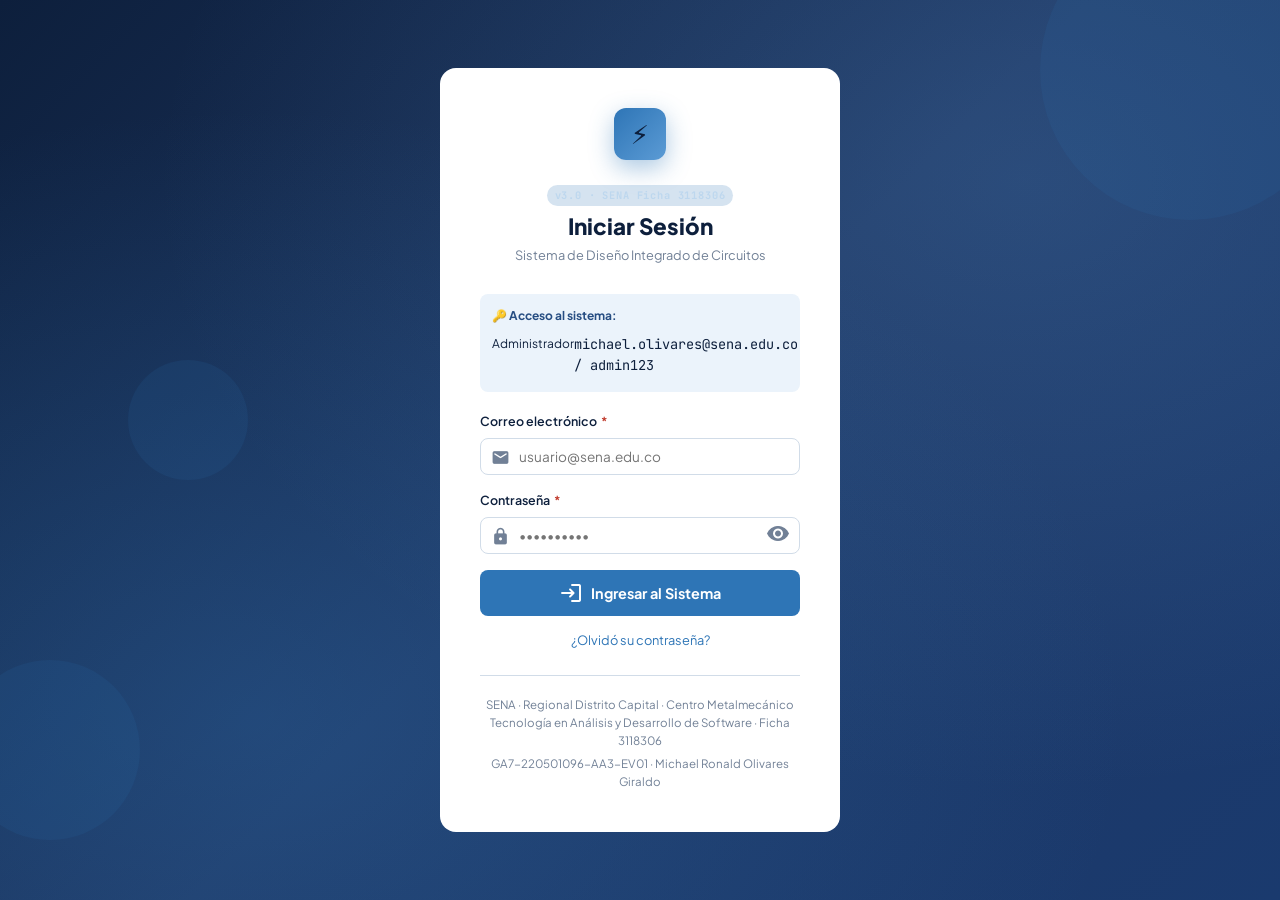
<file: index.html>
<!DOCTYPE html>
<html lang="es" data-theme="light">
<head>
  <meta charset="UTF-8" />
  <meta name="viewport" content="width=device-width, initial-scale=1.0" />
  <title>Iniciar Sesión — Sistema de Diseño Integrado de Circuitos</title>
  <link rel="preconnect" href="https://fonts.googleapis.com" />
  <link href="https://fonts.googleapis.com/css2?family=Plus+Jakarta+Sans:wght@400;500;600;700;800&family=JetBrains+Mono:wght@400;600&display=swap" rel="stylesheet" />
  <link href="https://fonts.googleapis.com/icon?family=Material+Icons+Round" rel="stylesheet" />
  <link rel="stylesheet" href="css/styles.css?v=3.0.0" />
  <style>
    /* Estilos específicos del login — no van en styles.css por ser pantalla independiente */
    .login-bg-circles {
      position: absolute; inset: 0; overflow: hidden; pointer-events: none;
    }
    .login-bg-circles span {
      position: absolute; border-radius: 50%;
      background: rgba(46,117,182,.12); animation: floatBubble 8s ease-in-out infinite;
    }
    .login-bg-circles span:nth-child(1) { width:300px;height:300px;top:-80px;right:-60px;animation-delay:0s; }
    .login-bg-circles span:nth-child(2) { width:180px;height:180px;bottom:60px;left:-40px;animation-delay:3s; }
    .login-bg-circles span:nth-child(3) { width:120px;height:120px;top:40%;left:10%;animation-delay:5s; }
    @keyframes floatBubble {
      0%,100% { transform: translateY(0) scale(1); }
      50%      { transform: translateY(-20px) scale(1.05); }
    }
    .version-tag {
      display: inline-block; background: rgba(46,117,182,.2);
      color: var(--primary-200); font-size: .65rem; font-weight: 700;
      padding: 2px 8px; border-radius: var(--r-full);
      letter-spacing: .08em; margin-bottom: 6px;
    }
    .input-with-icon { position: relative; }
    .input-with-icon .input-icon {
      position: absolute; left: 11px; top: 50%; transform: translateY(-50%);
      color: var(--text-muted); font-size: 19px; pointer-events: none;
    }
    .input-with-icon .form-control { padding-left: 38px; }
    .toggle-password {
      position: absolute; right: 10px; top: 50%; transform: translateY(-50%);
      background: none; border: none; cursor: pointer;
      color: var(--text-muted); font-size: 19px; padding: 0;
    }
    .toggle-password:hover { color: var(--primary-600); }
    .error-banner {
      background: var(--error-bg); border: 1px solid var(--error);
      color: var(--error); border-radius: var(--r-md);
      padding: 10px 14px; font-size: .8rem; margin-bottom: 14px;
      display: none; align-items: center; gap: 8px;
    }
    .error-banner.show { display: flex; }
    .loading-overlay {
      position: absolute; inset: 0; background: rgba(255,255,255,.85);
      display: none; align-items: center; justify-content: center;
      border-radius: var(--r-xl); flex-direction: column; gap: 12px;
      font-size: .85rem; color: var(--text-secondary);
    }
    .loading-overlay.show { display: flex; }
  </style>
</head>
<body>

<main class="login-page" role="main">
  <!-- Círculos decorativos de fondo -->
  <div class="login-bg-circles" aria-hidden="true">
    <span></span><span></span><span></span>
  </div>

  <!-- Tarjeta de Login -->
  <article class="login-card" style="position:relative;">

    <!-- Overlay de carga -->
    <div class="loading-overlay" id="loadingOverlay" aria-live="polite">
      <div class="spinner"></div>
      <span>Verificando credenciales…</span>
    </div>

    <!-- Logo e identidad -->
    <div class="login-logo" role="img" aria-label="Sistema de Diseño Integrado de Circuitos">
      ⚡
    </div>
    <div class="login-title">
      <span class="version-tag">v3.0 · SENA Ficha 3118306</span>
      <h2>Iniciar Sesión</h2>
      <p>Sistema de Diseño Integrado de Circuitos</p>
    </div>

    <!-- Banner de error -->
    <div class="error-banner" id="errorBanner" role="alert">
      <span class="material-icons-round" style="font-size:18px;">error_outline</span>
      <span id="errorMsg">Credenciales incorrectas.</span>
    </div>

    <!-- Cuenta de acceso -->
    <div class="demo-accounts" role="note" aria-label="Cuenta de acceso al sistema">
      <strong>🔑 Acceso al sistema:</strong>
      <div class="demo-item">
        <span>Administrador</span>
        <span class="text-mono">michael.olivares@sena.edu.co / admin123</span>
      </div>
    </div>

    <!-- Formulario de autenticación -->
    <form id="loginForm" novalidate>

      <!-- Campo Email -->
      <div class="form-group">
        <label class="form-label" for="emailInput">
          Correo electrónico <span class="required" aria-hidden="true">*</span>
        </label>
        <div class="input-with-icon">
          <span class="material-icons-round input-icon" aria-hidden="true">email</span>
          <input
            type="email"
            id="emailInput"
            class="form-control"
            placeholder="usuario@sena.edu.co"
            autocomplete="email"
            required
            aria-describedby="emailError"
          />
        </div>
        <span class="form-error" id="emailError">Ingrese un correo electrónico válido.</span>
      </div>

      <!-- Campo Contraseña -->
      <div class="form-group">
        <label class="form-label" for="passwordInput">
          Contraseña <span class="required" aria-hidden="true">*</span>
        </label>
        <div class="input-with-icon">
          <span class="material-icons-round input-icon" aria-hidden="true">lock</span>
          <input
            type="password"
            id="passwordInput"
            class="form-control"
            placeholder="••••••••••"
            autocomplete="current-password"
            required
            aria-describedby="passwordError"
          />
          <button type="button" class="toggle-password" id="togglePwd" title="Mostrar/ocultar contraseña" aria-label="Mostrar contraseña">
            <span class="material-icons-round" id="togglePwdIcon">visibility</span>
          </button>
        </div>
        <span class="form-error" id="passwordError">La contraseña es requerida.</span>
      </div>

      <!-- Botón submit -->
      <button type="submit" class="btn-login" id="loginBtn">
        <span class="material-icons-round" aria-hidden="true">login</span>
        Ingresar al Sistema
      </button>

    </form>

    <!-- Enlace recuperación -->
    <p class="forgot-link">
      <a href="#" id="forgotLink">¿Olvidó su contraseña?</a>
    </p>

    <!-- Footer institucional -->
    <footer class="login-footer">
      <p>SENA · Regional Distrito Capital · Centro Metalmecánico</p>
      <p>Tecnología en Análisis y Desarrollo de Software · Ficha 3118306</p>
      <p style="margin-top:4px;">GA7-220501096-AA3-EV01 · Michael Ronald Olivares Giraldo</p>
    </footer>

  </article>
</main>

<!-- Toast container -->
<div id="toastContainer" class="toast-container" aria-live="polite"></div>

<script src="js/app.js?v=3.0.0"></script>
<script>
  'use strict';
  /* ── Lógica específica de la pantalla Login ── */

  /**
   * Muestra u oculta el banner de error de credenciales.
   * @param {string|null} msg - Mensaje a mostrar, o null para ocultar.
   */
  function setErrorBanner(msg) {
    const banner = document.getElementById('errorBanner');
    const msgEl  = document.getElementById('errorMsg');
    if (msg) {
      msgEl.textContent = msg;
      banner.classList.add('show');
    } else {
      banner.classList.remove('show');
    }
  }

  /** Activa o desactiva el overlay de carga sobre el formulario. */
  function setLoading(state) {
    document.getElementById('loadingOverlay').classList.toggle('show', state);
    document.getElementById('loginBtn').disabled = state;
  }

  document.addEventListener('DOMContentLoaded', () => {

    // Si ya hay sesión activa, redirigir directamente al dashboard
    try {
      const raw = sessionStorage.getItem('sdc_user');
      if (raw) { navigate('pages/dashboard.html'); return; }
    } catch (e) { /* sin sesión */ }

    const form       = document.getElementById('loginForm');
    const emailInput = document.getElementById('emailInput');
    const pwdInput   = document.getElementById('passwordInput');
    const toggleBtn  = document.getElementById('togglePwd');
    const toggleIcon = document.getElementById('togglePwdIcon');
    const forgotLink = document.getElementById('forgotLink');

    /* ── Toggle visibilidad de contraseña ── */
    toggleBtn.addEventListener('click', () => {
      const isPassword = pwdInput.type === 'password';
      pwdInput.type        = isPassword ? 'text' : 'password';
      toggleIcon.textContent = isPassword ? 'visibility_off' : 'visibility';
    });

    /* ── Limpia error al escribir ── */
    emailInput.addEventListener('input', () => {
      setFieldError('emailInput', 'emailError', false);
      setErrorBanner(null);
    });
    pwdInput.addEventListener('input', () => {
      setFieldError('passwordInput', 'passwordError', false);
      setErrorBanner(null);
    });

    /* ── Recuperación de contraseña (simulada) ── */
    forgotLink.addEventListener('click', e => {
      e.preventDefault();
      showToast('Se enviará un enlace de recuperación al correo registrado.', 'info', 4000);
    });

    /* ── Submit del formulario ── */
    form.addEventListener('submit', e => {
      e.preventDefault();
      setErrorBanner(null);

      const email    = emailInput.value.trim();
      const password = pwdInput.value;
      let hasError   = false;

      // Validación de email
      if (!validateEmail(email)) {
        setFieldError('emailInput', 'emailError', true);
        hasError = true;
      }
      // Validación de contraseña
      if (!validateRequired(password)) {
        setFieldError('passwordInput', 'passwordError', true);
        hasError = true;
      }
      if (hasError) return;

      // Simulación de latencia de red (300ms)
      setLoading(true);
      setTimeout(() => {
        const result = authenticate(email, password);
        setLoading(false);

        if (result.ok) {
          saveSession(result.user);
          showToast(`Bienvenido, ${result.user.nombre} 👋`, 'success', 2000);
          setTimeout(() => navigate('pages/dashboard.html'), 700);
        } else {
          setErrorBanner(result.error);
          pwdInput.value = '';
          pwdInput.focus();
        }
      }, 300);
    });

  });
</script>
</body>
</html>
</file>
<file: css/styles.css>
/* =====================================================
   Sistema de Diseño Integrado de Circuitos v3.0
   GA7-220501096-AA3-EV01 — Hoja de Estilos Global
   Autor: Michael Ronald Olivares Giraldo
   SENA Ficha 3118306 — Marzo 2026
   Estándar: GA7-220501096-AA1-EV02
   ===================================================== */

/* ── 1. Design Tokens (:root) ──────────────────────────── */
:root {
  /* Paleta primaria corporativa SENA */
  --primary-900: #0d1f3c;
  --primary-800: #1F3864;
  --primary-700: #264d82;
  --primary-600: #2E75B6;
  --primary-400: #5B9BD5;
  --primary-200: #BDD7EE;
  --primary-100: #D5E8F4;
  --primary-50:  #EBF3FB;

  /* Superficies */
  --bg:          #F0F4F8;
  --surface:     #FFFFFF;
  --surface-alt: #F7FAFC;
  --border:      #D1DCE8;

  /* Sidebar */
  --sidebar-bg:  #1F3864;
  --sidebar-txt: #BDD7EE;
  --sidebar-w:   230px;

  /* Texto */
  --text-primary:   #0d1f3c;
  --text-secondary: #4A5568;
  --text-muted:     #718096;
  --text-inverse:   #FFFFFF;

  /* Estado semántico */
  --success:      #1F6B3B;
  --success-bg:   #D4EDDA;
  --warning:      #B45309;
  --warning-bg:   #FEF3C7;
  --error:        #C0392B;
  --error-bg:     #FDECEA;
  --info:         #2E75B6;
  --info-bg:      #D5E8F4;

  /* Radios */
  --r-sm:   4px;
  --r-md:   8px;
  --r-lg:   12px;
  --r-xl:   16px;
  --r-full: 9999px;

  /* Sombras */
  --shadow-sm: 0 1px 3px rgba(13,31,60,.08), 0 1px 2px rgba(13,31,60,.04);
  --shadow-md: 0 4px 12px rgba(13,31,60,.10), 0 2px 4px rgba(13,31,60,.05);
  --shadow-lg: 0 10px 30px rgba(13,31,60,.14), 0 4px 8px rgba(13,31,60,.06);

  /* Transiciones */
  --t-fast:   150ms ease;
  --t-base:   250ms ease;
  --t-slow:   400ms ease;
  --t-spring: 500ms cubic-bezier(.34,1.56,.64,1);

  /* Tipografía */
  --font-sans:  'Plus Jakarta Sans', system-ui, sans-serif;
  --font-mono:  'JetBrains Mono', monospace;
}

/* ── 2. Reset y Base ────────────────────────────────────── */
*, *::before, *::after { box-sizing: border-box; margin: 0; padding: 0; }
html { font-size: 16px; scroll-behavior: smooth; }
body {
  font-family: var(--font-sans);
  background: var(--bg);
  color: var(--text-primary);
  line-height: 1.6;
  min-height: 100vh;
}
a { color: var(--primary-600); text-decoration: none; }
a:hover { text-decoration: underline; }
button { cursor: pointer; font-family: inherit; }
input, select, textarea { font-family: inherit; }
ul, ol { list-style: none; }
img { max-width: 100%; display: block; }

/* ── 3. Tipografía ─────────────────────────────────────── */
h1 { font-size: 2rem;   font-weight: 700; line-height: 1.2; }
h2 { font-size: 1.5rem; font-weight: 700; line-height: 1.3; }
h3 { font-size: 1.25rem;font-weight: 600; line-height: 1.4; }
h4 { font-size: 1.1rem; font-weight: 600; }
.text-muted  { color: var(--text-muted); font-size: .85rem; }
.text-mono   { font-family: var(--font-mono); font-size: .85rem; }
.page-title  { font-size: 1.5rem; font-weight: 700; color: var(--text-primary); }
.section-title { font-size: .7rem; font-weight: 700; letter-spacing: .1em;
                 text-transform: uppercase; color: var(--sidebar-txt); opacity: .6;
                 padding: 20px 18px 6px; }

/* ── 4. App Shell / Layout ─────────────────────────────── */
.app-shell {
  display: grid;
  grid-template-columns: var(--sidebar-w) 1fr;
  grid-template-rows: auto 1fr;
  min-height: 100vh;
}
.sidebar {
  grid-row: 1 / -1;
  background: var(--sidebar-bg);
  display: flex;
  flex-direction: column;
  position: sticky;
  top: 0;
  height: 100vh;
  overflow-y: auto;
  z-index: 100;
  transition: width var(--t-base);
}
.topbar {
  background: var(--surface);
  border-bottom: 1px solid var(--border);
  padding: 0 24px;
  height: 60px;
  display: flex;
  align-items: center;
  justify-content: space-between;
  box-shadow: var(--shadow-sm);
  position: sticky;
  top: 0;
  z-index: 50;
}
.main-content {
  padding: 28px 28px 40px;
  overflow-y: auto;
}

/* ── 5. Sidebar ──────────────────────────────────────────── */
.sidebar-logo {
  padding: 22px 18px 16px;
  border-bottom: 1px solid rgba(255,255,255,.1);
}
.sidebar-logo .logo-icon {
  width: 36px; height: 36px; border-radius: var(--r-md);
  background: var(--primary-600);
  display: flex; align-items: center; justify-content: center;
  font-size: 18px; margin-bottom: 10px;
  box-shadow: 0 4px 12px rgba(46,117,182,.5);
}
.sidebar-logo .logo-title {
  font-size: .8rem; font-weight: 700; color: var(--text-inverse);
  line-height: 1.3; letter-spacing: -.01em;
}
.sidebar-logo .logo-sub {
  font-size: .65rem; color: var(--sidebar-txt); opacity: .7; margin-top: 2px;
}
.nav-item {
  display: flex; align-items: center; gap: 10px;
  padding: 9px 18px; color: var(--sidebar-txt);
  font-size: .82rem; font-weight: 500;
  border-left: 3px solid transparent;
  transition: background var(--t-fast), border-color var(--t-fast), color var(--t-fast);
  cursor: pointer;
}
.nav-item:hover { background: rgba(255,255,255,.07); color: #fff; text-decoration: none; }
.nav-item.active {
  background: rgba(46,117,182,.25);
  border-left-color: var(--primary-600);
  color: #fff;
}
.nav-item .nav-icon { font-size: 18px; opacity: .85; flex-shrink: 0; }
.nav-badge {
  margin-left: auto; background: var(--primary-600);
  color: #fff; font-size: .6rem; font-weight: 700;
  padding: 1px 6px; border-radius: var(--r-full);
}
.sidebar-footer {
  margin-top: auto; padding: 16px 18px;
  border-top: 1px solid rgba(255,255,255,.1);
}
.user-info { display: flex; align-items: center; gap: 10px; }
.user-avatar {
  width: 32px; height: 32px; border-radius: 50%;
  background: var(--primary-600); color: #fff;
  display: flex; align-items: center; justify-content: center;
  font-size: .75rem; font-weight: 700; flex-shrink: 0;
}
.user-name  { font-size: .78rem; font-weight: 600; color: #fff; }
.user-role  { font-size: .65rem; color: var(--sidebar-txt); opacity: .7; }

/* ── 6. Topbar ───────────────────────────────────────────── */
.topbar-left  { display: flex; align-items: center; gap: 12px; }
.topbar-right { display: flex; align-items: center; gap: 8px; }
.breadcrumb { font-size: .8rem; color: var(--text-muted); display: flex; align-items: center; gap: 6px; }
.breadcrumb span { color: var(--text-primary); font-weight: 600; }
.topbar-btn {
  width: 36px; height: 36px; border-radius: var(--r-md);
  border: 1px solid var(--border); background: transparent;
  display: flex; align-items: center; justify-content: center;
  color: var(--text-secondary); transition: all var(--t-fast);
  font-size: 18px;
}
.topbar-btn:hover { background: var(--bg); border-color: var(--primary-600); color: var(--primary-600); }
.hamburger-btn {
  display: none; width: 36px; height: 36px;
  border-radius: var(--r-md); border: 1px solid var(--border);
  background: transparent; align-items: center; justify-content: center;
  color: var(--text-secondary); cursor: pointer;
}

/* ── 7. Métricas / Cards ────────────────────────────────── */
.metrics-grid {
  display: grid;
  grid-template-columns: repeat(4, 1fr);
  gap: 16px;
  margin-bottom: 24px;
}
.metric-card {
  background: var(--surface);
  border: 1px solid var(--border);
  border-radius: var(--r-lg);
  padding: 20px;
  box-shadow: var(--shadow-sm);
  transition: box-shadow var(--t-base), transform var(--t-base);
  position: relative;
  overflow: hidden;
}
.metric-card::before {
  content: '';
  position: absolute; top: 0; left: 0; right: 0;
  height: 3px;
  background: var(--accent-color, var(--primary-600));
}
.metric-card:hover { box-shadow: var(--shadow-md); transform: translateY(-1px); }
.metric-card .metric-label {
  font-size: .72rem; font-weight: 600; letter-spacing: .06em;
  text-transform: uppercase; color: var(--text-muted); margin-bottom: 8px;
}
.metric-card .metric-value {
  font-size: 2.2rem; font-weight: 800; line-height: 1;
  color: var(--text-primary); letter-spacing: -.04em;
}
.metric-card .metric-sub {
  font-size: .72rem; color: var(--text-muted); margin-top: 6px;
}
.metric-card .metric-icon {
  position: absolute; right: 16px; top: 50%;
  transform: translateY(-50%);
  font-size: 32px; opacity: .08;
}

/* ── 8. Tablas ───────────────────────────────────────────── */
.table-card {
  background: var(--surface);
  border: 1px solid var(--border);
  border-radius: var(--r-lg);
  box-shadow: var(--shadow-sm);
  overflow: hidden;
}
.table-header {
  padding: 18px 20px;
  border-bottom: 1px solid var(--border);
  display: flex; align-items: center; justify-content: space-between;
  flex-wrap: wrap; gap: 12px;
}
.table-header h3 { font-size: 1rem; font-weight: 700; }
.table-actions { display: flex; align-items: center; gap: 8px; }
.data-table { width: 100%; border-collapse: collapse; }
.data-table th {
  padding: 10px 16px;
  text-align: left; font-size: .7rem; font-weight: 700;
  letter-spacing: .06em; text-transform: uppercase;
  color: var(--text-muted); background: var(--surface-alt);
  border-bottom: 1px solid var(--border); white-space: nowrap;
}
.data-table td {
  padding: 12px 16px;
  font-size: .84rem; color: var(--text-primary);
  border-bottom: 1px solid var(--border);
  vertical-align: middle;
}
.data-table tr:last-child td { border-bottom: none; }
.data-table tr:hover td { background: var(--primary-50); }
.data-table .td-mono { font-family: var(--font-mono); font-size: .78rem; }

/* ── 9. Badges / Chips ──────────────────────────────────── */
.badge {
  display: inline-flex; align-items: center; gap: 4px;
  padding: 3px 10px; border-radius: var(--r-full);
  font-size: .7rem; font-weight: 700; letter-spacing: .02em;
  white-space: nowrap;
}
.badge-success  { background: var(--success-bg);  color: var(--success); }
.badge-warning  { background: var(--warning-bg);  color: var(--warning); }
.badge-error    { background: var(--error-bg);    color: var(--error); }
.badge-info     { background: var(--info-bg);     color: var(--info); }
.badge-neutral  { background: #E2E8F0; color: #4A5568; }
.badge-primary  { background: var(--primary-100); color: var(--primary-800); }
.chip {
  display: inline-flex; align-items: center; gap: 4px;
  padding: 4px 10px; border-radius: var(--r-full);
  font-size: .72rem; font-weight: 600;
  background: var(--primary-50); color: var(--primary-700);
  border: 1px solid var(--primary-200);
}

/* ── 10. Formularios / Inputs ────────────────────────────── */
.form-group { margin-bottom: 16px; }
.form-label {
  display: block; font-size: .78rem; font-weight: 600;
  color: var(--text-primary); margin-bottom: 6px;
}
.form-label .required { color: var(--error); margin-left: 2px; }
.form-control {
  width: 100%; padding: 9px 12px;
  border: 1.5px solid var(--border); border-radius: var(--r-md);
  font-size: .85rem; color: var(--text-primary);
  background: var(--surface);
  transition: border-color var(--t-fast), box-shadow var(--t-fast);
  outline: none;
}
.form-control:focus {
  border-color: var(--primary-600);
  box-shadow: 0 0 0 3px rgba(46,117,182,.15);
}
.form-control.error { border-color: var(--error); }
.form-error { font-size: .72rem; color: var(--error); margin-top: 4px; display: none; }
.form-error.show { display: block; }
.form-row { display: grid; grid-template-columns: 1fr 1fr; gap: 16px; }
.form-row-3 { display: grid; grid-template-columns: 1fr 1fr 1fr; gap: 16px; }
.search-box {
  position: relative;
}
.search-box .search-icon {
  position: absolute; left: 10px; top: 50%;
  transform: translateY(-50%);
  color: var(--text-muted); font-size: 18px; pointer-events: none;
}
.search-box .form-control { padding-left: 36px; }
.filter-bar {
  display: flex; align-items: center; gap: 8px;
  flex-wrap: wrap; margin-bottom: 16px;
}
.filter-chip {
  padding: 5px 12px; border-radius: var(--r-full);
  font-size: .75rem; font-weight: 600;
  border: 1.5px solid var(--border);
  background: var(--surface); color: var(--text-secondary);
  cursor: pointer; transition: all var(--t-fast);
}
.filter-chip:hover,
.filter-chip.active {
  background: var(--primary-600); border-color: var(--primary-600);
  color: #fff;
}

/* ── 11. Botones ─────────────────────────────────────────── */
.btn {
  display: inline-flex; align-items: center; gap: 6px;
  padding: 8px 16px; border-radius: var(--r-md);
  font-size: .82rem; font-weight: 600; border: 1.5px solid transparent;
  transition: all var(--t-fast); cursor: pointer; white-space: nowrap;
}
.btn-primary {
  background: var(--primary-600); color: #fff;
  border-color: var(--primary-600);
}
.btn-primary:hover { background: var(--primary-700); border-color: var(--primary-700); }
.btn-outline {
  background: transparent; color: var(--text-secondary);
  border-color: var(--border);
}
.btn-outline:hover { background: var(--bg); border-color: var(--primary-600); color: var(--primary-600); }
.btn-danger  { background: var(--error); color: #fff; border-color: var(--error); }
.btn-danger:hover { background: #a93226; }
.btn-success { background: var(--success); color: #fff; border-color: var(--success); }
.btn-sm { padding: 5px 10px; font-size: .75rem; }
.btn-icon {
  width: 32px; height: 32px; padding: 0;
  display: inline-flex; align-items: center; justify-content: center;
  border-radius: var(--r-md);
  background: transparent; border: 1px solid var(--border);
  color: var(--text-secondary); font-size: 16px;
  transition: all var(--t-fast);
}
.btn-icon:hover { background: var(--bg); color: var(--primary-600); border-color: var(--primary-600); }

/* ── 12. Modales ─────────────────────────────────────────── */
.modal-overlay {
  position: fixed; inset: 0;
  background: rgba(0,0,0,.45);
  display: flex; align-items: center; justify-content: center;
  z-index: 1000; opacity: 0; pointer-events: none;
  transition: opacity var(--t-base);
  backdrop-filter: blur(2px);
}
.modal-overlay.show { opacity: 1; pointer-events: all; }
.modal {
  background: var(--surface); border-radius: var(--r-xl);
  box-shadow: var(--shadow-lg);
  width: 560px; max-width: 94vw;
  max-height: 90vh; overflow-y: auto;
  transform: scale(.95) translateY(10px);
  transition: transform var(--t-spring);
}
.modal-overlay.show .modal { transform: scale(1) translateY(0); }
.modal-header {
  padding: 20px 24px 16px;
  border-bottom: 1px solid var(--border);
  display: flex; align-items: center; justify-content: space-between;
}
.modal-title { font-size: 1.05rem; font-weight: 700; }
.modal-sub   { font-size: .76rem; color: var(--text-muted); margin-top: 2px; }
.modal-body  { padding: 20px 24px; }
.modal-footer {
  padding: 14px 24px;
  border-top: 1px solid var(--border);
  display: flex; justify-content: flex-end; gap: 10px;
}
.modal-close {
  width: 30px; height: 30px;
  border-radius: var(--r-md); border: none;
  background: var(--bg); color: var(--text-muted);
  display: flex; align-items: center; justify-content: center;
  cursor: pointer; font-size: 20px;
  transition: all var(--t-fast);
}
.modal-close:hover { background: var(--error-bg); color: var(--error); }

/* ── 13. Toast Notifications ─────────────────────────────── */
.toast-container {
  position: fixed; bottom: 24px; right: 24px;
  display: flex; flex-direction: column; gap: 8px;
  z-index: 2000;
}
.toast {
  display: flex; align-items: center; gap: 10px;
  padding: 12px 16px; border-radius: var(--r-lg);
  background: var(--surface); border: 1px solid var(--border);
  box-shadow: var(--shadow-lg);
  font-size: .82rem; color: var(--text-primary);
  max-width: 340px; min-width: 260px;
  transform: translateX(120%);
  transition: transform var(--t-slow);
}
.toast.show { transform: translateX(0); }
.toast-icon { font-size: 18px; flex-shrink: 0; }
.toast-close {
  margin-left: auto; cursor: pointer; opacity: .5;
  font-size: 16px; background: none; border: none; color: inherit;
  flex-shrink: 0;
}
.toast-close:hover { opacity: 1; }
.toast.success { border-left: 4px solid var(--success); }
.toast.error   { border-left: 4px solid var(--error);   }
.toast.info    { border-left: 4px solid var(--info);    }
.toast.warning { border-left: 4px solid var(--warning); }

/* ── 14. Panel de Detalle ────────────────────────────────── */
.detail-panel {
  position: fixed; right: 0; top: 0; bottom: 0;
  width: 360px; background: var(--surface);
  border-left: 1px solid var(--border);
  box-shadow: var(--shadow-lg);
  z-index: 200; overflow-y: auto;
  transform: translateX(100%);
  transition: transform var(--t-slow);
}
.detail-panel.open { transform: translateX(0); }
.detail-panel-header {
  padding: 18px 20px;
  border-bottom: 1px solid var(--border);
  display: flex; align-items: center; justify-content: space-between;
  position: sticky; top: 0; background: var(--surface); z-index: 1;
}
.detail-panel-body { padding: 20px; }
.detail-section { margin-bottom: 20px; }
.detail-section-title {
  font-size: .7rem; font-weight: 700; letter-spacing: .08em;
  text-transform: uppercase; color: var(--text-muted);
  margin-bottom: 10px; padding-bottom: 6px;
  border-bottom: 1px solid var(--border);
}
.detail-row {
  display: flex; justify-content: space-between;
  align-items: flex-start; gap: 12px;
  padding: 6px 0; font-size: .82rem;
}
.detail-row .detail-key { color: var(--text-muted); flex-shrink: 0; }
.detail-row .detail-val { font-weight: 600; text-align: right; }
.version-list { display: flex; flex-direction: column; gap: 6px; }
.version-item {
  padding: 8px 12px; border-radius: var(--r-md);
  background: var(--surface-alt); border: 1px solid var(--border);
  display: flex; justify-content: space-between; align-items: center;
  font-size: .78rem;
}
.version-tag { font-family: var(--font-mono); font-weight: 700; color: var(--primary-600); }

/* ── 15. Project Cards ──────────────────────────────────── */
.projects-grid {
  display: grid;
  grid-template-columns: repeat(auto-fill, minmax(280px, 1fr));
  gap: 16px;
}
.project-card {
  background: var(--surface);
  border: 1px solid var(--border);
  border-radius: var(--r-lg);
  padding: 18px 20px;
  box-shadow: var(--shadow-sm);
  cursor: pointer;
  transition: box-shadow var(--t-base), transform var(--t-base), border-color var(--t-base);
  text-decoration: none; color: inherit; display: block;
}
.project-card:hover {
  box-shadow: var(--shadow-md);
  transform: translateY(-2px);
  border-color: var(--primary-400);
  text-decoration: none;
}
.project-card-top {
  display: flex; justify-content: space-between;
  align-items: flex-start; margin-bottom: 10px;
}
.project-card-name { font-size: .95rem; font-weight: 700; line-height: 1.3; }
.project-card-desc { font-size: .78rem; color: var(--text-secondary); margin-bottom: 14px; line-height: 1.5; }
.project-card-meta { display: flex; flex-wrap: wrap; gap: 6px; }
.project-card-footer {
  margin-top: 14px; padding-top: 12px;
  border-top: 1px solid var(--border);
  display: flex; justify-content: space-between; align-items: center;
  font-size: .73rem; color: var(--text-muted);
}

/* ── 16. Stat Row (dentro de cards) ─────────────────────── */
.stat-row {
  display: flex; gap: 16px; margin: 12px 0;
}
.stat-item { text-align: center; }
.stat-item .stat-val { font-size: 1.1rem; font-weight: 800; color: var(--text-primary); }
.stat-item .stat-lbl { font-size: .65rem; color: var(--text-muted); text-transform: uppercase; letter-spacing: .05em; }

/* ── 17. Empty State ────────────────────────────────────── */
.empty-state {
  text-align: center; padding: 48px 20px;
  color: var(--text-muted);
}
.empty-state .empty-icon { font-size: 48px; margin-bottom: 12px; opacity: .4; }
.empty-state p { font-size: .9rem; }

/* ── 18. Animaciones ─────────────────────────────────────── */
@keyframes fadeInUp {
  from { opacity: 0; transform: translateY(16px); }
  to   { opacity: 1; transform: translateY(0); }
}
@keyframes pulse {
  0%, 100% { opacity: 1; }
  50%       { opacity: .5; }
}
@keyframes spin {
  to { transform: rotate(360deg); }
}
.animate-in { animation: fadeInUp var(--t-slow) ease both; }
.animate-in:nth-child(1) { animation-delay: 0ms; }
.animate-in:nth-child(2) { animation-delay: 60ms; }
.animate-in:nth-child(3) { animation-delay: 120ms; }
.animate-in:nth-child(4) { animation-delay: 180ms; }
.animate-in:nth-child(5) { animation-delay: 240ms; }
.spinner {
  width: 20px; height: 20px; border-radius: 50%;
  border: 2px solid var(--border);
  border-top-color: var(--primary-600);
  animation: spin .7s linear infinite;
  display: inline-block;
}

/* ── 19. Pantalla Login ─────────────────────────────────── */
.login-page {
  min-height: 100vh;
  display: flex; align-items: center; justify-content: center;
  background: linear-gradient(135deg, var(--primary-900) 0%, var(--primary-800) 50%, #1a3a6e 100%);
  padding: 20px;
  position: relative; overflow: hidden;
}
.login-page::before {
  content: '';
  position: absolute; inset: 0;
  background: radial-gradient(ellipse at 20% 80%, rgba(46,117,182,.3) 0%, transparent 60%),
              radial-gradient(ellipse at 80% 20%, rgba(93,155,213,.2) 0%, transparent 60%);
}
.login-card {
  background: var(--surface);
  border-radius: var(--r-xl);
  box-shadow: var(--shadow-xl);
  padding: 40px;
  width: 400px; max-width: 100%;
  position: relative; z-index: 1;
  animation: fadeInUp .5s ease both;
}
.login-logo {
  width: 52px; height: 52px; border-radius: var(--r-lg);
  background: linear-gradient(135deg, var(--primary-600), var(--primary-400));
  display: flex; align-items: center; justify-content: center;
  font-size: 26px; margin: 0 auto 20px;
  box-shadow: 0 8px 24px rgba(46,117,182,.4);
}
.login-title { text-align: center; margin-bottom: 28px; }
.login-title h2 { font-size: 1.4rem; font-weight: 800; }
.login-title p  { font-size: .8rem; color: var(--text-muted); margin-top: 4px; }
.btn-login {
  width: 100%; padding: 11px;
  background: var(--primary-600); color: #fff;
  border: none; border-radius: var(--r-md);
  font-size: .9rem; font-weight: 700; cursor: pointer;
  transition: background var(--t-fast);
  display: flex; align-items: center; justify-content: center; gap: 8px;
}
.btn-login:hover { background: var(--primary-700); }
.forgot-link { text-align: center; margin-top: 14px; font-size: .8rem; }
.login-footer {
  text-align: center; margin-top: 24px; padding-top: 20px;
  border-top: 1px solid var(--border);
  font-size: .72rem; color: var(--text-muted);
}
.demo-accounts {
  background: var(--primary-50); border-radius: var(--r-md);
  padding: 12px; margin-bottom: 20px; font-size: .75rem;
}
.demo-accounts strong { display: block; margin-bottom: 6px; color: var(--primary-700); }
.demo-item {
  display: flex; justify-content: space-between;
  padding: 3px 0; border-bottom: 1px dashed var(--primary-200);
}
.demo-item:last-child { border: none; }

/* ── 20. Pantalla Perfil ─────────────────────────────────── */
.profile-header {
  background: linear-gradient(135deg, var(--primary-800), var(--primary-600));
  border-radius: var(--r-xl);
  padding: 28px; color: #fff; margin-bottom: 24px;
  display: flex; align-items: center; gap: 20px;
  box-shadow: var(--shadow-md);
}
.profile-avatar-lg {
  width: 72px; height: 72px; border-radius: 50%;
  background: rgba(255,255,255,.2);
  border: 3px solid rgba(255,255,255,.4);
  display: flex; align-items: center; justify-content: center;
  font-size: 1.8rem; font-weight: 800; flex-shrink: 0;
}
.profile-info h2 { font-size: 1.3rem; margin-bottom: 4px; }
.profile-info p  { font-size: .82rem; opacity: .8; }
.profile-grid {
  display: grid; grid-template-columns: 1fr 1fr; gap: 20px;
}
.profile-card {
  background: var(--surface); border: 1px solid var(--border);
  border-radius: var(--r-lg); padding: 20px; box-shadow: var(--shadow-sm);
}
.profile-card h4 { margin-bottom: 14px; font-size: .95rem; }

/* ── 21. Componentes — página catálogo ───────────────────── */
.comp-type-icon {
  width: 36px; height: 36px; border-radius: var(--r-md);
  display: flex; align-items: center; justify-content: center;
  font-size: 18px; flex-shrink: 0;
}
.progress-bar {
  height: 6px; background: var(--border);
  border-radius: var(--r-full); overflow: hidden;
}
.progress-fill {
  height: 100%; border-radius: var(--r-full);
  background: var(--primary-600);
  transition: width var(--t-slow);
}

/* ── 22. Responsivo ──────────────────────────────────────── */
@media (max-width: 1200px) {
  .metrics-grid { grid-template-columns: repeat(2, 1fr); }
}

@media (max-width: 1024px) {
  .app-shell { grid-template-columns: 1fr; }
  .sidebar {
    position: fixed; left: -100%; top: 0; height: 100vh;
    width: 240px; z-index: 500;
    transition: left var(--t-base);
  }
  .sidebar.open { left: 0; }
  .hamburger-btn { display: flex; }
  .sidebar-overlay {
    display: none; position: fixed; inset: 0;
    background: rgba(0,0,0,.4); z-index: 400;
  }
  .sidebar-overlay.show { display: block; }
  .topbar { grid-column: 1; }
  .main-content { padding: 20px 16px; }
  .form-row { grid-template-columns: 1fr; }
  .form-row-3 { grid-template-columns: 1fr; }
  .profile-grid { grid-template-columns: 1fr; }
}

@media (max-width: 768px) {
  .metrics-grid { grid-template-columns: 1fr 1fr; }
  .detail-panel { width: 100%; }
  .modal { width: 100%; max-width: 100%; border-radius: var(--r-lg) var(--r-lg) 0 0;
           position: fixed; bottom: 0; left: 0; right: 0;
           max-height: 90vh; }
  .modal-overlay { align-items: flex-end; }
  .data-table th:nth-child(n+5),
  .data-table td:nth-child(n+5) { display: none; }
}

@media (max-width: 480px) {
  .metrics-grid { grid-template-columns: 1fr; }
  .topbar { padding: 0 14px; }
  .main-content { padding: 16px 12px; }
}
</file>
